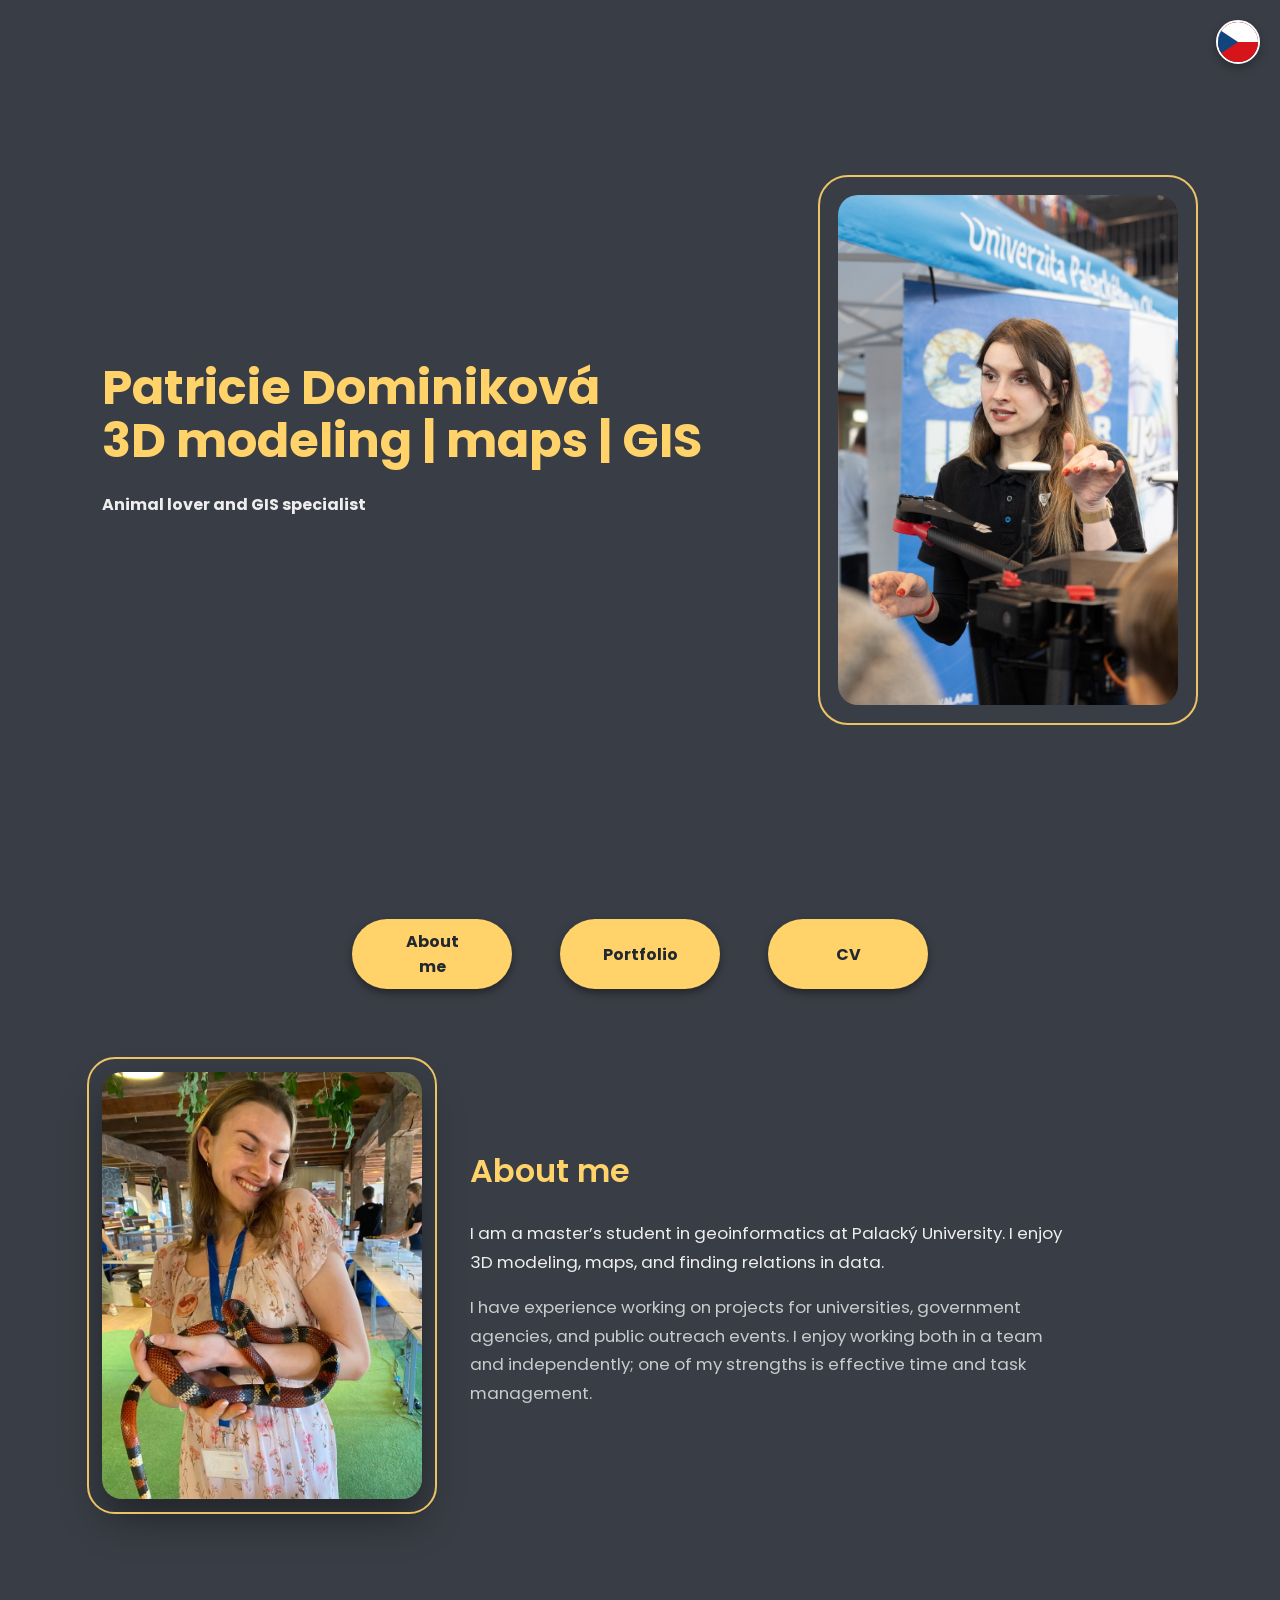
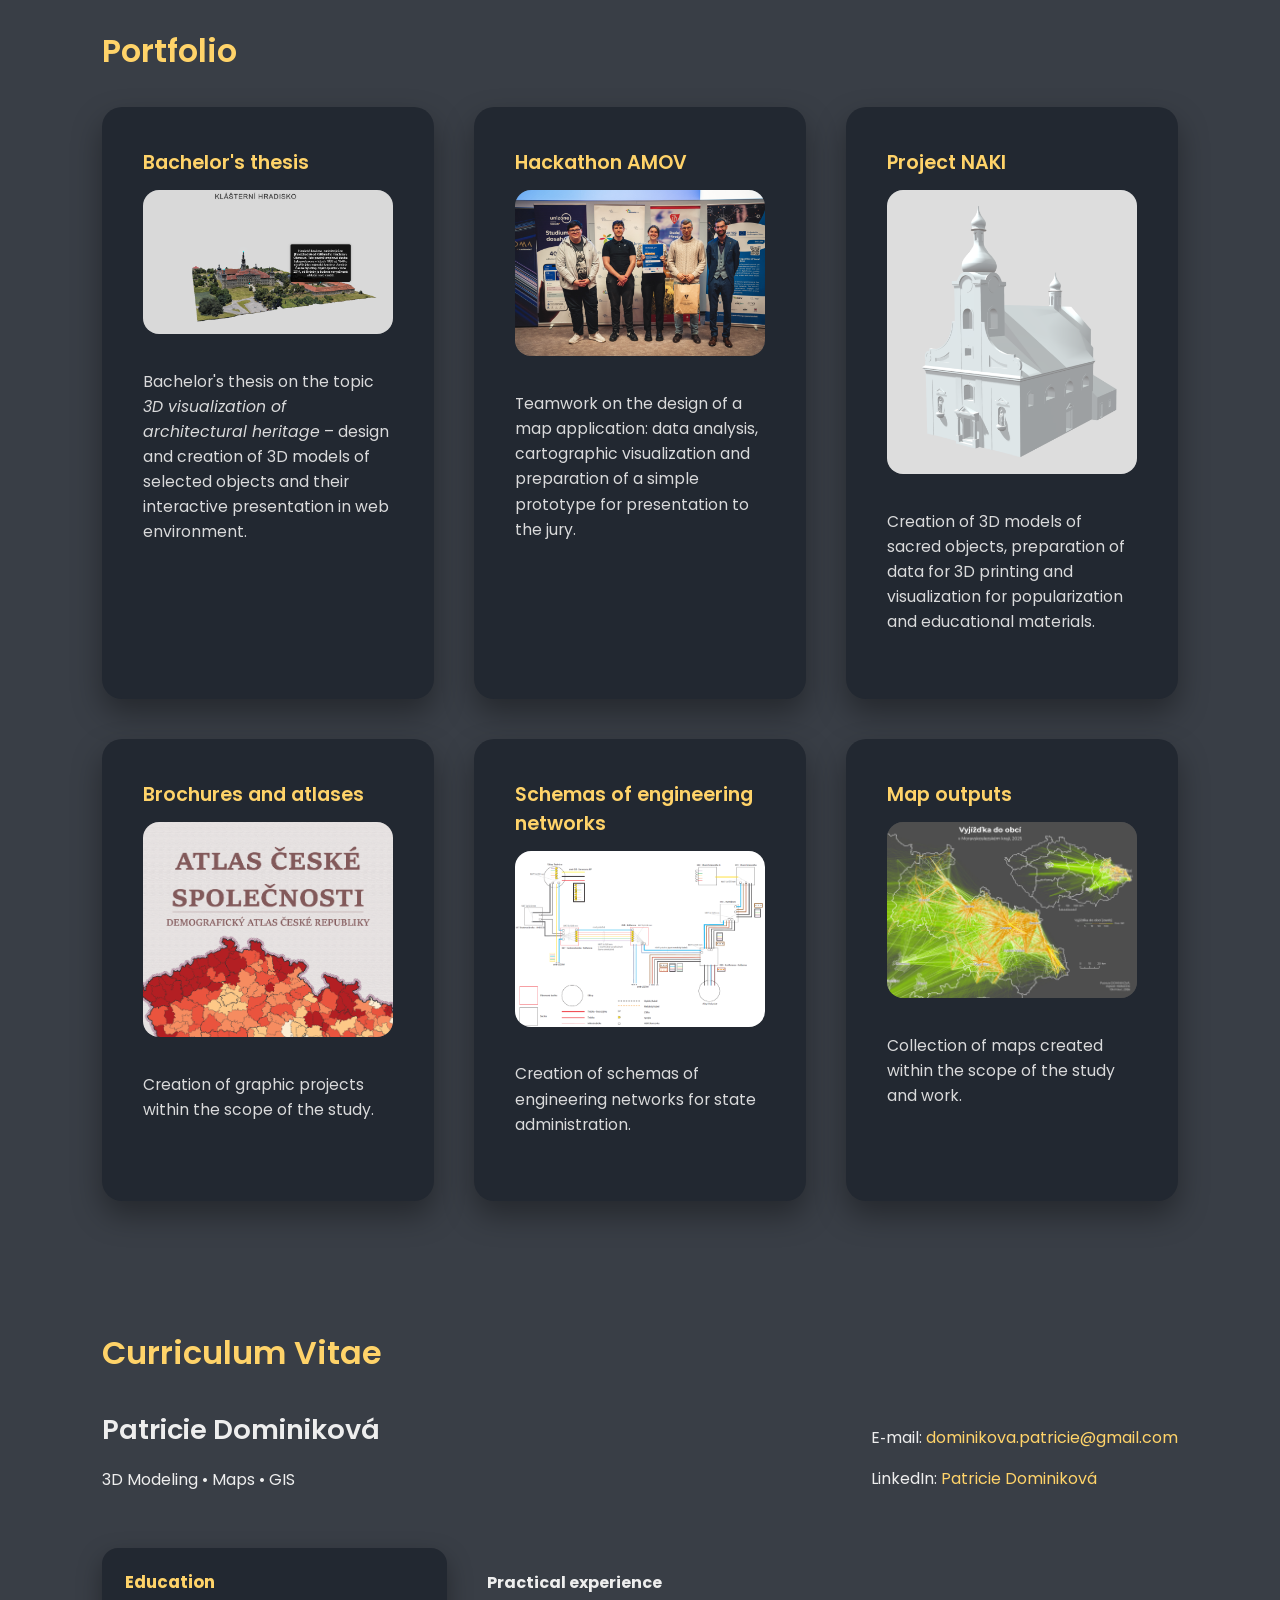
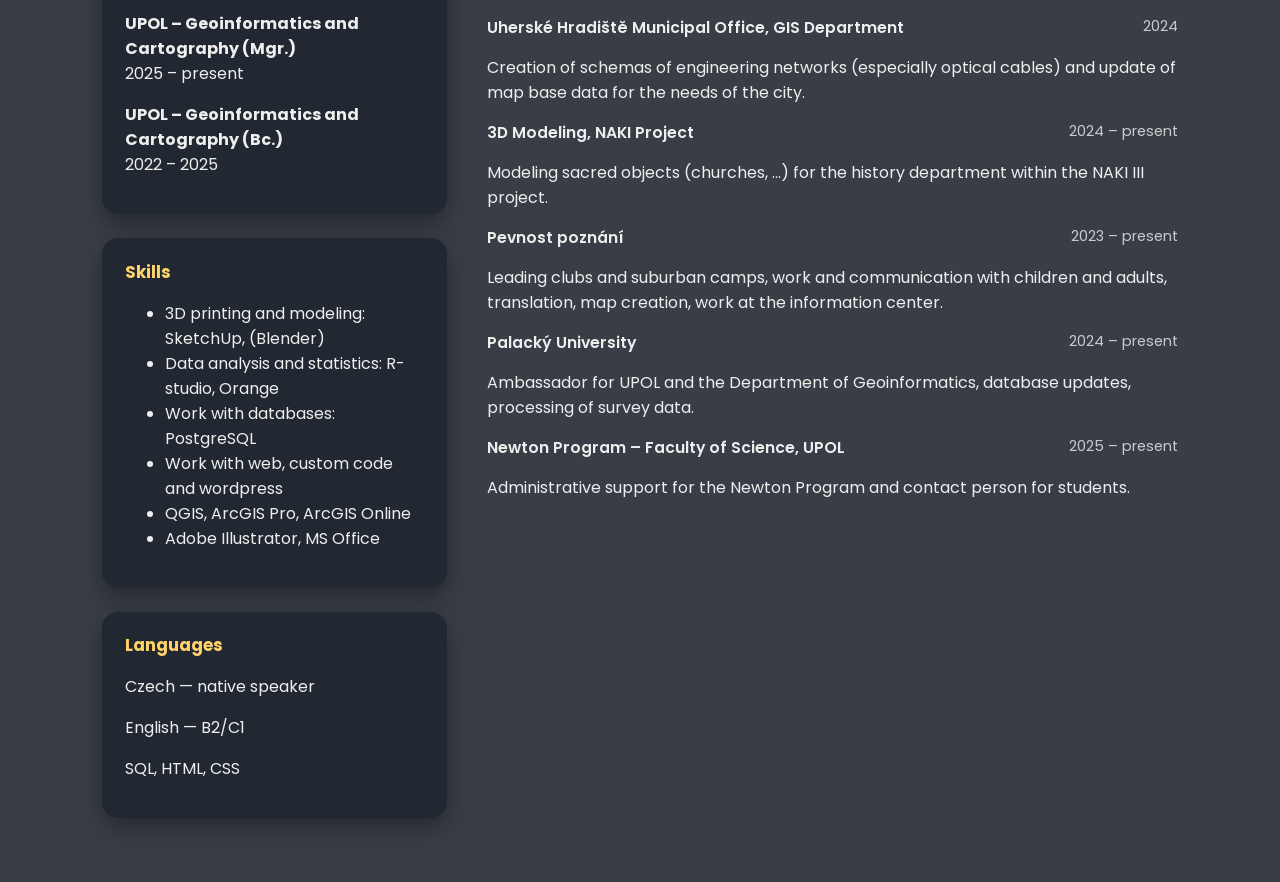
<file: en/index.html>
<!DOCTYPE html>
<html lang="en">
<head>
    <meta charset="UTF-8">
    <meta name="viewport" content="width=device-width, initial-scale=1.0">
    <title>Patricie Dominiková</title>
    
    <link href="https://fonts.googleapis.com/css2?family=Poppins:wght@300;400;600;700&display=swap" rel="stylesheet">
    
    <link rel="stylesheet" href="../style.css">
</head>
<body>

<div id="loader">
    <div class="spinner"></div>
</div>

<div class="lang-switcher">
    <a href="../" class="flag-link" title="Czech version">
        <img src="../files/vlajka.svg" alt="CZ">
    </a>
</div>

<div class="wp-site-blocks">

    <section class="page-section hero">
        <div class="hero-text">
            <h1 class="hero-title">
                Patricie Dominiková <br> 3D modeling&nbsp;| maps&nbsp;| GIS
            </h1>
            <h4>Animal lover and GIS specialist</h4>
        </div>

        <div class="photo-wrap">
            <div class="photo-inner">
                <img src="../files/me.jpg" alt="Patricie Dominiková">
            </div>
            <div class="photo-frame"></div>
        </div>
    </section>

    <section class="page-section nav-buttons">
        <div class="nav-buttons-inner">
            <a href="#kdo-jsem" class="pill-btn">About<br>me</a>
            <a href="#portfolio" class="pill-btn">Portfolio</a>
            <a href="#zivotopis" class="pill-btn">CV</a>
        </div>
    </section>

    <section id="kdo-jsem" class="page-section about">
        <div class="about-inner">
            <div class="about-photo">
                <div class="about-photo-inner">
                    <img src="../files/had.jpg" alt="Patricie">
                </div>
                <div class="about-frame"></div>
            </div>

            <div class="about-text">
                <h2 class="about-title">About me</h2>
                <p>
                    I am a master’s student in geoinformatics at Palacký University. 
                    I enjoy 3D modeling, maps, and finding relations in data. 
                </p>
                <p>
                    I have experience working on projects for universities, government agencies, and public outreach events.
                    I enjoy working both in a team and independently; one of my strengths is effective time and task management. 
                </p>
            </div>
        </div>
    </section>

    <section id="portfolio" class="page-section">
        <h2 class="about-title" style="margin-bottom:2rem;">Portfolio</h2>

        <div class="portfolio-grid">

            <article class="project-card">
                <h3 class="project-title">Bachelor's thesis</h3>
                <div class="project-image-wrap">  
                    <a href="https://www.geoinformatics.upol.cz/dprace/bakalarske/dominikova25/Web/index.html" target="_blank">
                        <img src="../files/BC.png" alt="Bachelor's thesis">
                    </a>
                </div>
                <p class="project-text">
                    Bachelor's thesis on the topic <i>3D visualization of architectural heritage</i> – design and
                    creation of 3D models of selected objects and their interactive presentation in web environment.
                </p>
            </article>

            <article class="project-card">
                <h3 class="project-title">Hackathon AMOV</h3>
                <div class="project-image-wrap">
                    <a href="https://www.linkedin.com/posts/vojtěch-havlín-219b68353_jak-jsme-navrhli-efektivnější-údržbu-vozovek-activity-7398715670743388161-d2cv/" target="_blank">
                        <img src="../files/AMOV.jpg" alt="Hackathon AMOV">
                    </a>
                </div>
                <p class="project-text">
                    Teamwork on the design of a map application: data analysis, cartographic visualization
                    and preparation of a simple prototype for presentation to the jury.
                </p>
            </article>

            <article class="project-card">
                <h3 class="project-title">Project NAKI</h3>
                <div class="project-image-wrap">
                    <a href="https://sketchfab.com/Schwab0m" target="_blank">
                        <img src="../files/NAKI.png" alt="Project NAKI">
                    </a>
                </div>
                <p class="project-text">
                    Creation of 3D models of sacred objects, preparation of data for 3D printing and visualization for
                    popularization and educational materials.
                </p>
            </article>

            <article class="project-card">
                <h3 class="project-title">Brochures and atlases</h3>
                <div class="project-image-wrap">
                    <a href="../files/ATLAS.pdf" target="_blank">
                        <img src="../files/atlas.png" alt="Atlas">
                    </a>
                </div>
                <p class="project-text">
                    Creation of graphic projects within the scope of the study. 
                </p>
            </article>

            <article class="project-card">
                <h3 class="project-title">Schemas of engineering networks</h3>
                <div class="project-image-wrap">
                    <a href="../files/SCHEMA.pdf" target="_blank">
                        <img src="../files/UH.png" alt="Schemas">
                    </a>
                </div>
                <p class="project-text">
                    Creation of schemas of engineering networks for state administration.
                </p>
            </article>

            <article class="project-card">
                <h3 class="project-title">Map outputs</h3>
                <div class="project-image-wrap">
                    <a href="../files/MAPY.pdf" target="_blank">
                        <img src="../files/MAPA.jpg" alt="Mapy">
                    </a>
                </div>
                <p class="project-text">
                    Collection of maps created within the scope of the study and work.
                </p>
            </article>
        </div>
    </section>

    <section id="zivotopis" class="page-section cv">
        <h2 class="cv-title">Curriculum Vitae</h2>

        <div class="cv-header">
            <div>
                <h3 class="cv-name">Patricie Dominiková</h3>
                <p class="cv-role">3D Modeling • Maps • GIS</p>
            </div>
            <div class="cv-contact">
                <p>E‑mail: <a href="mailto:dominikova.patricie@gmail.com">dominikova.patricie@gmail.com</a></p>
                <p>LinkedIn: <a href="https://www.linkedin.com/in/patricie-dominiková-75ab6238b/">Patricie Dominiková</a></p>
            </div>
        </div>

        <div class="cv-grid">
            <aside class="cv-left">
                <div class="cv-box">
                    <h4>Education</h4>
                    <p><strong>UPOL – Geoinformatics and Cartography (Mgr.)</strong><br>2025 – present</p>
                    <p><strong>UPOL – Geoinformatics and Cartography (Bc.)</strong><br>2022 – 2025</p>
                </div>

                <div class="cv-box">
                    <h4>Skills</h4>
                    <ul>
                        <li>3D printing and modeling: SketchUp, (Blender)</li>
                        <li>Data analysis and statistics: R-studio, Orange</li>
                        <li>Work with databases: PostgreSQL</li>
                        <li>Work with web, custom code and wordpress</li>
                        <li>QGIS, ArcGIS Pro, ArcGIS Online</li>
                        <li>Adobe Illustrator, MS Office</li>
                    </ul>
                </div>

                <div class="cv-box">
                    <h4>Languages</h4>
                    <p> Czech — native speaker</p>
                    <p> English — B2/C1</p>
                    <p> SQL, HTML, CSS</p>
                </div>
            </aside>

            <main class="cv-right">
                <section class="cv-section">
                    <h4>Practical experience</h4>

                    <div class="cv-item">
                        <div class="cv-item-header">
                            <span>Uherské Hradiště Municipal Office, GIS Department</span>
                            <span class="cv-item-meta">2024</span>
                        </div>
                        <p>
                            Creation of schemas of engineering networks (especially optical cables) and update of map
                            base data for the needs of the city.
                        </p>
                    </div>

                    <div class="cv-item">
                        <div class="cv-item-header">
                            <span>3D Modeling, NAKI Project</span>
                            <span class="cv-item-meta">2024 – present</span>
                        </div>
                        <p>
                            Modeling sacred objects (churches, ...) for the history department within the NAKI III project.
                        </p>
                    </div>

                    <div class="cv-item">
                        <div class="cv-item-header">
                            <span>Pevnost poznání</span>
                            <span class="cv-item-meta">2023 – present</span>
                        </div>
                        <p>
                            Leading clubs and suburban camps, work and communication with children and adults, translation, map creation, work at the information center.
                        </p>
                    </div>

                    <div class="cv-item">
                        <div class="cv-item-header">
                            <span>Palacký University</span>
                            <span class="cv-item-meta">2024 – present</span>
                        </div>
                        <p>
                            Ambassador for UPOL and the Department of Geoinformatics, database updates, processing of survey data. 
                        </p>
                    </div>

                    <div class="cv-item">
                        <div class="cv-item-header">
                            <span>Newton Program – Faculty of Science, UPOL</span>
                            <span class="cv-item-meta">2025 – present</span>
                        </div>
                        <p>
                            Administrative support for the Newton Program and contact person for students.
                        </p>
                    </div>
                </section>
            </main>
        </div>
    </section>
</div>

<script src="../script.js"></script>

</body>
</html>
</file>
<file: style.css>
html { scroll-behavior: smooth; }
body { font-family: 'Poppins', sans-serif; background: #393E46; color: #EEEEEE; margin: 0; }
.page-section { box-sizing: border-box; background: #393E46; }

#loader { position: fixed; top: 0; left: 0; width: 100%; height: 100%; background: #2c3e50; display: flex; justify-content: center; align-items: center; z-index: 9999; transition: opacity 0.5s ease; }
.spinner { width: 50px; height: 50px; border: 5px solid rgba(255,255,255,0.1); border-top-color: #f1c40f; border-radius: 50%; animation: spin 1s linear infinite; }
@keyframes spin { to { transform: rotate(360deg); } }
.loader-hidden { opacity: 0; pointer-events: none; }

.lang-switcher { position: fixed; top: 20px; right: 20px; z-index: 1000; }
.flag-link { display: block; width: 40px; height: 40px; border-radius: 50%; overflow: hidden; border: 2px solid #fff; box-shadow: 0 4px 10px rgba(0,0,0,0.3); transition: transform 0.3s cubic-bezier(0.175, 0.885, 0.32, 1.275); }
.flag-link:hover { transform: scale(1.2) rotate(5deg); border-color: #FFD369; }
.flag-link img { width: 100%; height: 100%; object-fit: cover; }

.hero { min-height: 100vh; display: flex; align-items: center; padding: 4rem 8vw; }
.hero-text { flex: 1; max-width: 800px; }
.hero-title { font-size: 3rem; line-height: 1.1; margin: 0 0 1.5rem 0; font-weight: 700; color: #FFD369; }
.photo-wrap { flex: 0 0 340px; margin-left: 5vw; position: relative; }
.photo-inner { position: relative; border-radius: 20px; overflow: hidden; background: #393E46; }
.photo-inner img { width: 100%; height: auto; display: block; }
.photo-frame { position: absolute; top: -20px; left: -20px; right: -20px; bottom: -20px; border-radius: 30px; border: 2px solid #FFD369; opacity: 0.9; pointer-events: none; }

.nav-buttons { width: 100%; padding: 1.2rem 0; display: flex; justify-content: center; }
.nav-buttons-inner { display: flex; gap: 3rem; }
.pill-btn { width: 160px; height: 70px; border-radius: 999px; background: #FFD369; color: #222831; display: flex; align-items: center; justify-content: center; text-decoration: none; font-weight: 700; font-size: 1rem; text-align: center; box-shadow: 0 4px 8px rgba(0,0,0,0.4); transition: all 0.3s ease; }
.pill-btn:hover { transform: translateY(-5px) scale(1.05); background: #ffe08a; box-shadow: 0 10px 20px rgba(0,0,0,0.5); }

.about { padding: 4rem 8vw; }
.about-inner { display: flex; align-items: center; gap: 3rem; flex-wrap: wrap; }
.about-photo { flex: 0 0 320px; max-width: 100%; position: relative; }
.about-photo-inner { position: relative; border-radius: 20px; overflow: hidden; background: #393E46; box-shadow: 0 20px 40px rgba(0,0,0,0.4); }
.about-photo-inner img { width: 100%; height: auto; display: block; }
.about-frame { position: absolute; top: -15px; left: -15px; right: -15px; bottom: -15px; border-radius: 28px; border: 2px solid #FFD369; opacity: 0.9; pointer-events: none; }
.about-title { font-size: 2rem; margin: 0 0 1.5rem 0; font-weight: 600; color: #FFD369; }
.about-text p { font-size: 1.05rem; line-height: 1.7; max-width: 600px; color: #EEEEEE; }
.about-text p + p { margin-top: 1rem; opacity: 0.8; }

#portfolio { padding: 4rem 8vw; }
.portfolio-grid { display: grid; grid-template-columns: repeat(3, minmax(0, 1fr)); gap: 2.5rem; }
.project-card { background: #222831; border-radius: 20px; padding: 2.5rem; box-shadow: 0 14px 30px rgba(0,0,0,0.35); display: flex; flex-direction: column; height: 100%; box-sizing: border-box; margin-bottom: 0.5rem; transition: border 0.3s ease, box-shadow 0.3s ease; border: 1px solid transparent; }
.project-card:hover { border: 1px solid #FFD369; box-shadow: 0 15px 35px rgba(255, 211, 105, 0.2); }
.project-image-wrap { border-radius: 16px; overflow: hidden; margin-bottom: 1.2rem; background: #393E46; }
.project-image-wrap img { width: 100%; height: auto; display: block; transition: transform 0.4s ease; }
.project-card:hover .project-image-wrap img { transform: scale(1.1); }
.project-title { font-size: 1.2rem; margin: 0 0 0.8rem 0; font-weight: 600; color: #FFD369; }
.project-text { font-size: 0.98rem; line-height: 1.6; color: #EEEEEE; opacity: 0.9; }

.cv { padding: 4rem 8vw; }
.cv-title { font-size: 2rem; margin: 0 0 2rem 0; font-weight: 600; color: #FFD369; }
.cv-header { display: flex; justify-content: space-between; gap: 2rem; margin-bottom: 2.5rem; flex-wrap: wrap; }
.cv-name { font-size: 1.7rem; margin: 0 0 0.4rem 0; font-weight: 600; }
.cv-contact a { color: #FFD369; text-decoration: none; transition: color 0.3s ease; }
.cv-contact a:hover { color: #fff; text-shadow: 0 0 10px rgba(255, 211, 105, 0.5); }
.cv-grid { display: grid; grid-template-columns: 1fr 2fr; gap: 2.5rem; }
.cv-left { display: flex; flex-direction: column; gap: 1.5rem; }
.cv-box { background: #222831; border-radius: 16px; padding: 1.3rem 1.4rem; box-shadow: 0 10px 24px rgba(0,0,0,0.35); }
.cv-box h4 { margin: 0 0 0.8rem 0; font-size: 1.05rem; color: #FFD369; }
.cv-right { display: flex; flex-direction: column; gap: 2rem; }
.cv-item-header { display: flex; justify-content: space-between; gap: 1rem; font-size: 0.98rem; font-weight: 600; }
.cv-item-meta { opacity: 0.8; font-weight: 400; font-size: 0.9rem; }

@media (max-width: 900px) {
    .hero, .about-inner { flex-direction: column; align-items: center; text-align: center; }
    .photo-wrap { margin-left: 0; margin-top: 2rem; }
    .portfolio-grid { grid-template-columns: repeat(2, 1fr); }
    .cv-grid { grid-template-columns: 1fr; }
}
@media (max-width: 600px) {
    .hero-title { font-size: 1.9rem; }
    .nav-buttons-inner { flex-wrap: wrap; justify-content: center; gap: 1rem; }
    .pill-btn { width: 140px; height: 56px; font-size: 0.9rem; }
    .portfolio-grid { grid-template-columns: 1fr; }
}
</file>
